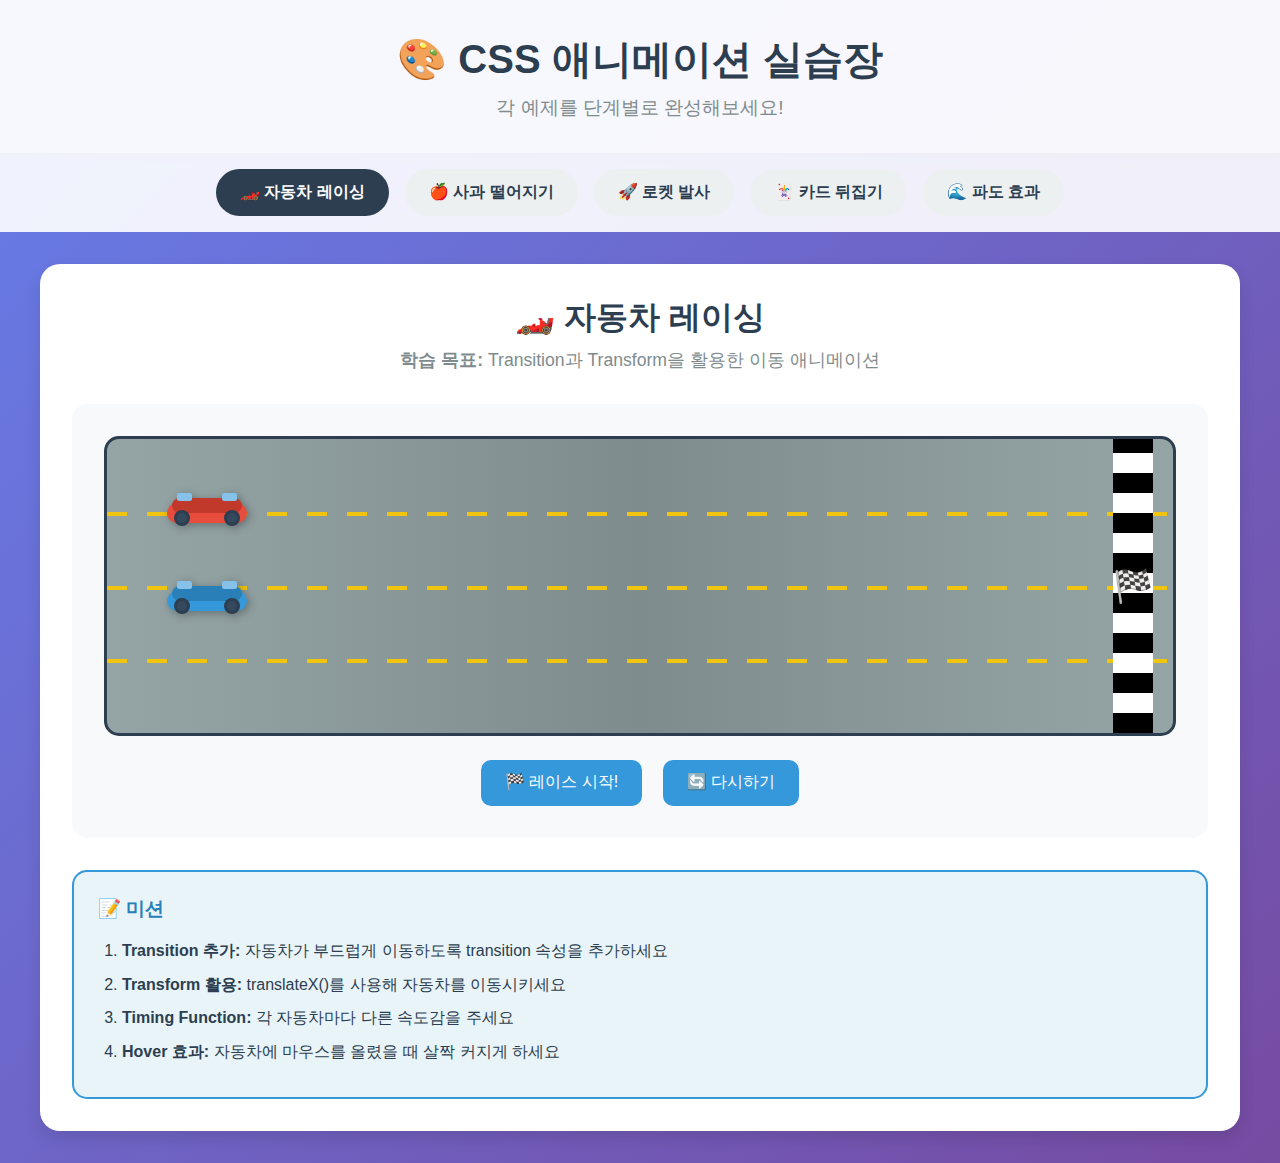
<file: CSS-Animation/index.html>
<!DOCTYPE html>
<html lang="ko">
<head>
    <meta charset="UTF-8">
    <meta name="viewport" content="width=device-width, initial-scale=1.0">
    <title>CSS 애니메이션 실습 교재</title>
    <link rel="stylesheet" href="style.css">
</head>
<body>
    <header class="header">
        <h1>🎨 CSS 애니메이션 실습장</h1>
        <p>각 예제를 단계별로 완성해보세요!</p>
    </header>

    <nav class="nav">
        <button class="nav-btn active" data-section="racing">🏎️ 자동차 레이싱</button>
        <button class="nav-btn" data-section="apple">🍎 사과 떨어지기</button>
        <button class="nav-btn" data-section="rocket">🚀 로켓 발사</button>
        <button class="nav-btn" data-section="cards">🃏 카드 뒤집기</button>
        <button class="nav-btn" data-section="waves">🌊 파도 효과</button>
    </nav>

    <!-- 예제 1: 자동차 레이싱 (Transition & Transform) -->
    <section id="racing" class="practice-section active">
        <div class="section-header">
            <h2>🏎️ 자동차 레이싱</h2>
            <p><strong>학습 목표:</strong> Transition과 Transform을 활용한 이동 애니메이션</p>
        </div>
        
        <div class="practice-area">
            <div class="racing-track">
                <div class="racing-line"></div>
                <div class="racing-line"></div>
                <div class="racing-line"></div>
                
                <div class="car red-car" id="redCar">
                    <svg class="car-sprite" viewBox="0 0 100 50">
                        <!-- 자동차 SVG는 별도 파일에서 정의 -->
                        <use href="#red-car-sprite"></use>
                    </svg>
                </div>
                
                <div class="car blue-car" id="blueCar">
                    <svg class="car-sprite" viewBox="0 0 100 50">
                        <use href="#blue-car-sprite"></use>
                    </svg>
                </div>
                
                <div class="finish-line">🏁</div>
            </div>
            
            <div class="controls">
                <button class="race-btn" onclick="startRace()">🏁 레이스 시작!</button>
                <button class="race-btn" onclick="resetRace()">🔄 다시하기</button>
            </div>
        </div>
        
        <div class="mission-box">
            <h3>📝 미션</h3>
            <ol>
                <li><strong>Transition 추가:</strong> 자동차가 부드럽게 이동하도록 transition 속성을 추가하세요</li>
                <li><strong>Transform 활용:</strong> translateX()를 사용해 자동차를 이동시키세요</li>
                <li><strong>Timing Function:</strong> 각 자동차마다 다른 속도감을 주세요</li>
                <li><strong>Hover 효과:</strong> 자동차에 마우스를 올렸을 때 살짝 커지게 하세요</li>
            </ol>
        </div>
    </section>

    <!-- 예제 2: 사과 떨어지기 (Keyframes & Timing Functions) -->
    <section id="apple" class="practice-section">
        <div class="section-header">
            <h2>🍎 사과 떨어지기</h2>
            <p><strong>학습 목표:</strong> Keyframes와 Timing Functions로 자연스러운 물리 시뮬레이션</p>
        </div>
        
        <div class="practice-area">
            <div class="apple-scene">
                <div class="tree">
                    <svg class="tree-sprite" viewBox="0 0 200 300">
                        <use href="#tree-sprite"></use>
                    </svg>
                </div>
                
                <div class="apple" id="fallingApple">
                    <svg class="apple-sprite" viewBox="0 0 50 50">
                        <use href="#apple-sprite"></use>
                    </svg>
                </div>
                
                <div class="ground"></div>
                <div class="basket" id="basket">
                    <svg class="basket-sprite" viewBox="0 0 80 60">
                        <use href="#basket-sprite"></use>
                    </svg>
                </div>
            </div>
            
            <div class="controls">
                <button class="apple-btn" onclick="dropApple()">🍎 사과 떨어뜨리기</button>
                <button class="apple-btn" onclick="moveBasket('left')">⬅️ 바구니 왼쪽</button>
                <button class="apple-btn" onclick="moveBasket('right')">➡️ 바구니 오른쪽</button>
            </div>
        </div>
        
        <div class="mission-box">
            <h3>📝 미션</h3>
            <ol>
                <li><strong>낙하 애니메이션:</strong> @keyframes로 사과가 떨어지는 애니메이션 만들기</li>
                <li><strong>자연스러운 움직임:</strong> ease-in 타이밍으로 중력 효과 표현</li>
                <li><strong>바운스 효과:</strong> 땅에 닿았을 때 살짝 튀어오르게 하기</li>
                <li><strong>바구니 이동:</strong> transition으로 바구니 부드럽게 이동</li>
            </ol>
        </div>
    </section>

    <!-- 예제 3: 로켓 발사 (@starting-style & Complex Animation) -->
    <section id="rocket" class="practice-section">
        <div class="section-header">
            <h2>🚀 로켓 발사</h2>
            <p><strong>학습 목표:</strong> @starting-style과 복합 애니메이션으로 드라마틱한 효과</p>
        </div>
        
        <div class="practice-area">
            <div class="rocket-scene">
                <div class="stars">
                    <div class="star" style="top: 10%; left: 20%;"></div>
                    <div class="star" style="top: 20%; left: 80%;"></div>
                    <div class="star" style="top: 30%; left: 10%;"></div>
                    <div class="star" style="top: 40%; left: 90%;"></div>
                    <div class="star" style="top: 60%; left: 30%;"></div>
                    <div class="star" style="top: 70%; left: 70%;"></div>
                </div>
                
                <div class="rocket" id="rocket">
                    <svg class="rocket-sprite" viewBox="0 0 80 120">
                        <use href="#rocket-sprite"></use>
                    </svg>
                    <div class="fire" id="rocketFire"></div>
                </div>
                
                <div class="launch-pad">
                    <svg class="pad-sprite" viewBox="0 0 150 50">
                        <use href="#launch-pad-sprite"></use>
                    </svg>
                </div>
                
                <div class="clouds">
                    <div class="cloud cloud1"></div>
                    <div class="cloud cloud2"></div>
                    <div class="cloud cloud3"></div>
                </div>
            </div>
            
            <div class="controls">
                <button class="rocket-btn" onclick="launchRocket()">🚀 발사!</button>
                <button class="rocket-btn" onclick="resetRocket()">🔄 리셋</button>
            </div>
        </div>
        
        <div class="mission-box">
            <h3>📝 미션</h3>
            <ol>
                <li><strong>@starting-style:</strong> 로켓이 처음에 투명한 상태로 시작</li>
                <li><strong>발사 시퀀스:</strong> 불꽃 → 진동 → 상승 순서로 애니메이션</li>
                <li><strong>복합 변형:</strong> 상승하면서 회전과 크기 변화 동시 적용</li>
                <li><strong>배경 효과:</strong> 별과 구름도 함께 움직이게 하기</li>
            </ol>
        </div>
    </section>

    <!-- 예제 4: 카드 뒤집기 (3D Transform & allow-discrete) -->
    <section id="cards" class="practice-section">
        <div class="section-header">
            <h2>🃏 카드 뒤집기</h2>
            <p><strong>학습 목표:</strong> 3D Transform과 allow-discrete로 카드 게임 효과</p>
        </div>
        
        <div class="practice-area">
            <div class="card-game">
                <div class="card-container">
                    <div class="card" data-card="1">
                        <div class="card-front">
                            <svg viewBox="0 0 100 140">
                                <use href="#card-back-sprite"></use>
                            </svg>
                        </div>
                        <div class="card-back">
                            <svg viewBox="0 0 100 140">
                                <use href="#card-ace-sprite"></use>
                            </svg>
                        </div>
                    </div>
                    
                    <div class="card" data-card="2">
                        <div class="card-front">
                            <svg viewBox="0 0 100 140">
                                <use href="#card-back-sprite"></use>
                            </svg>
                        </div>
                        <div class="card-back">
                            <svg viewBox="0 0 100 140">
                                <use href="#card-king-sprite"></use>
                            </svg>
                        </div>
                    </div>
                    
                    <div class="card" data-card="3">
                        <div class="card-front">
                            <svg viewBox="0 0 100 140">
                                <use href="#card-back-sprite"></use>
                            </svg>
                        </div>
                        <div class="card-back">
                            <svg viewBox="0 0 100 140">
                                <use href="#card-queen-sprite"></use>
                            </svg>
                        </div>
                    </div>
                </div>
                
                <div class="score-board">
                    <h3>점수: <span id="score">0</span></h3>
                    <p>카드를 클릭해서 뒤집어보세요!</p>
                </div>
            </div>
            
            <div class="controls">
                <button class="card-btn" onclick="shuffleCards()">🔀 카드 섞기</button>
                <button class="card-btn" onclick="resetCards()">🔄 다시하기</button>
            </div>
        </div>
        
        <div class="mission-box">
            <h3>📝 미션</h3>
            <ol>
                <li><strong>3D 뒤집기:</strong> rotateY()를 사용해 카드 뒤집기 효과</li>
                <li><strong>양면 처리:</strong> 앞면과 뒷면이 자연스럽게 전환되도록</li>
                <li><strong>allow-discrete:</strong> 카드 배치 변경을 부드럽게</li>
                <li><strong>클릭 상호작용:</strong> 클릭 시 뒤집기 애니메이션 트리거</li>
            </ol>
        </div>
    </section>

    <!-- 예제 5: 파도 효과 (Infinite Keyframes) -->
    <section id="waves" class="practice-section">
        <div class="section-header">
            <h2>🌊 파도 효과</h2>
            <p><strong>학습 목표:</strong> 무한 반복 Keyframes로 자연스러운 파도 만들기</p>
        </div>
        
        <div class="practice-area">
            <div class="ocean-scene">
                <div class="sky">
                    <div class="sun"></div>
                    <div class="cloud cloud1"></div>
                    <div class="cloud cloud2"></div>
                </div>
                
                <div class="ocean">
                    <div class="wave wave1"></div>
                    <div class="wave wave2"></div>
                    <div class="wave wave3"></div>
                </div>
                
                <div class="boat" id="boat">
                    <svg class="boat-sprite" viewBox="0 0 120 80">
                        <use href="#boat-sprite"></use>
                    </svg>
                </div>
                
                <div class="fish-container">
                    <div class="fish fish1">🐠</div>
                    <div class="fish fish2">🐟</div>
                    <div class="fish fish3">🦈</div>
                </div>
            </div>
            
            <div class="controls">
                <button class="wave-btn" onclick="toggleWaves()">🌊 파도 토글</button>
                <button class="wave-btn" onclick="addFish()">🐠 물고기 추가</button>
            </div>
        </div>
        
        <div class="mission-box">
            <h3>📝 미션</h3>
            <ol>
                <li><strong>파도 애니메이션:</strong> 무한히 반복되는 파도 움직임</li>
                <li><strong>다층 효과:</strong> 여러 파도가 다른 속도로 움직이기</li>
                <li><strong>보트 움직임:</strong> 파도에 따라 위아래로 흔들리기</li>
                <li><strong>물고기 헤엄:</strong> 좌우로 왕복하는 물고기들</li>
            </ol>
        </div>
    </section>

    <!-- SVG 스프라이트 정의 -->
    <svg style="display: none;">
        <defs>
            <!-- 자동차 스프라이트들 -->
            <g id="red-car-sprite">
                <rect x="10" y="20" width="80" height="20" fill="#e74c3c" rx="10"/>
                <rect x="15" y="15" width="70" height="15" fill="#c0392b" rx="8"/>
                <circle cx="25" cy="35" r="8" fill="#2c3e50"/>
                <circle cx="75" cy="35" r="8" fill="#2c3e50"/>
                <circle cx="25" cy="35" r="5" fill="#34495e"/>
                <circle cx="75" cy="35" r="5" fill="#34495e"/>
                <rect x="20" y="10" width="15" height="8" fill="#85C1E9" rx="2"/>
                <rect x="65" y="10" width="15" height="8" fill="#85C1E9" rx="2"/>
            </g>
            
            <g id="blue-car-sprite">
                <rect x="10" y="20" width="80" height="20" fill="#3498db" rx="10"/>
                <rect x="15" y="15" width="70" height="15" fill="#2980b9" rx="8"/>
                <circle cx="25" cy="35" r="8" fill="#2c3e50"/>
                <circle cx="75" cy="35" r="8" fill="#2c3e50"/>
                <circle cx="25" cy="35" r="5" fill="#34495e"/>
                <circle cx="75" cy="35" r="5" fill="#34495e"/>
                <rect x="20" y="10" width="15" height="8" fill="#85C1E9" rx="2"/>
                <rect x="65" y="10" width="15" height="8" fill="#85C1E9" rx="2"/>
            </g>

            <!-- 🌳 나무 스프라이트 -->
            <g id="tree-sprite">
                <rect x="85" y="150" width="30" height="150" fill="#8B4513" rx="5"/>
                <circle cx="100" cy="120" r="45" fill="#228B22"/>
                <circle cx="80" cy="100" r="35" fill="#32CD32"/>
                <circle cx="120" cy="100" r="35" fill="#32CD32"/>
                <circle cx="70" cy="140" r="25" fill="#228B22"/>
                <circle cx="130" cy="140" r="25" fill="#228B22"/>
                <circle cx="100" cy="80" r="30" fill="#32CD32"/>
                <rect x="90" y="180" width="4" height="20" fill="#654321"/>
                <rect x="106" y="200" width="4" height="15" fill="#654321"/>
                <circle cx="85" cy="110" r="6" fill="#FF0000"/>
                <circle cx="115" cy="95" r="6" fill="#FF0000"/>
                <circle cx="75" cy="130" r="6" fill="#FF0000"/>
            </g>

            <!-- 🍎 사과 스프라이트 -->
            <g id="apple-sprite">
                <ellipse cx="25" cy="30" rx="18" ry="20" fill="#FF0000"/>
                <ellipse cx="20" cy="25" rx="6" ry="8" fill="#FF6666"/>
                <rect x="24" y="10" width="2" height="8" fill="#8B4513"/>
                <ellipse cx="28" cy="12" rx="4" ry="2" fill="#228B22" transform="rotate(30 28 12)"/>
            </g>

            <!-- 🧺 바구니 스프라이트 -->
            <g id="basket-sprite">
                <path d="M10 40 Q10 50 20 50 L60 50 Q70 50 70 40 L65 25 L15 25 Z" fill="#CD853F"/>
                <rect x="15" y="25" width="50" height="3" fill="#8B4513" rx="1"/>
                <rect x="10" y="47" width="60" height="3" fill="#8B4513" rx="1"/>
                <path d="M15 25 Q5 15 5 10 Q5 5 10 5 Q15 5 15 10" fill="none" stroke="#8B4513" stroke-width="3"/>
                <path d="M65 25 Q75 15 75 10 Q75 5 70 5 Q65 5 65 10" fill="none" stroke="#8B4513" stroke-width="3"/>
                <line x1="20" y1="25" x2="18" y2="45" stroke="#8B4513" stroke-width="1"/>
                <line x1="30" y1="25" x2="28" y2="45" stroke="#8B4513" stroke-width="1"/>
                <line x1="40" y1="25" x2="42" y2="45" stroke="#8B4513" stroke-width="1"/>
                <line x1="50" y1="25" x2="52" y2="45" stroke="#8B4513" stroke-width="1"/>
                <line x1="60" y1="25" x2="62" y2="45" stroke="#8B4513" stroke-width="1"/>
            </g>

            <!-- 🚀 로켓 스프라이트 -->
            <g id="rocket-sprite">
                <rect x="30" y="40" width="20" height="60" fill="#C0C0C0" rx="3"/>
                <path d="M30 40 Q40 20 50 40" fill="#FF0000"/>
                <circle cx="40" cy="55" r="8" fill="#87CEEB"/>
                <circle cx="40" cy="55" r="6" fill="#4169E1"/>
                <path d="M30 80 L20 95 L30 100 Z" fill="#FF4500"/>
                <path d="M50 80 L60 95 L50 100 Z" fill="#FF4500"/>
                <rect x="32" y="70" width="16" height="2" fill="#800080"/>
                <rect x="32" y="75" width="16" height="2" fill="#800080"/>
                <rect x="32" y="85" width="16" height="2" fill="#800080"/>
                <rect x="32" y="100" width="6" height="8" fill="#696969" rx="1"/>
                <rect x="42" y="100" width="6" height="8" fill="#696969" rx="1"/>
            </g>

            <!-- 🛸 발사대 스프라이트 -->
            <g id="launch-pad-sprite">
                <rect x="10" y="30" width="130" height="20" fill="#708090" rx="5"/>
                <rect x="20" y="20" width="8" height="30" fill="#2F4F4F"/>
                <rect x="40" y="15" width="8" height="35" fill="#2F4F4F"/>
                <rect x="102" y="15" width="8" height="35" fill="#2F4F4F"/>
                <rect x="122" y="20" width="8" height="30" fill="#2F4F4F"/>
                <rect x="60" y="25" width="30" height="25" fill="#A9A9A9" rx="3"/>
                <circle cx="25" cy="15" r="3" fill="#FF0000"/>
                <circle cx="35" cy="15" r="3" fill="#FFA500"/>
                <circle cx="115" cy="15" r="3" fill="#00FF00"/>
                <circle cx="125" cy="15" r="3" fill="#0000FF"/>
            </g>

            <!-- 🃏 카드 뒷면 스프라이트 -->
            <g id="card-back-sprite">
                <rect x="5" y="5" width="90" height="130" fill="#000080" rx="10"/>
                <rect x="10" y="10" width="80" height="120" fill="#4169E1" rx="8"/>
                <pattern id="cardPattern" x="0" y="0" width="20" height="20" patternUnits="userSpaceOnUse">
                    <rect width="20" height="20" fill="#4169E1"/>
                    <circle cx="10" cy="10" r="3" fill="#FFD700"/>
                </pattern>
                <rect x="15" y="15" width="70" height="110" fill="url(#cardPattern)" rx="5"/>
            </g>

            <!-- 🃏 에이스 카드 스프라이트 -->
            <g id="card-ace-sprite">
                <rect x="5" y="5" width="90" height="130" fill="#FFFFFF" rx="10"/>
                <rect x="8" y="8" width="84" height="124" fill="#FFFFFF" rx="8" stroke="#000000" stroke-width="2"/>
                <text x="20" y="30" font-family="serif" font-size="20" font-weight="bold" fill="#FF0000">A</text>
                <text x="70" y="125" font-family="serif" font-size="20" font-weight="bold" fill="#FF0000" transform="rotate(180 70 125)">A</text>
                <path d="M50 60 C45 50, 35 50, 35 60 C35 50, 25 50, 25 60 C25 70, 50 90, 50 90 C50 90, 75 70, 75 60 C75 50, 65 50, 65 60 C65 50, 55 50, 50 60 Z" fill="#FF0000"/>
            </g>

            <!-- 🃏 킹 카드 스프라이트 -->
            <g id="card-king-sprite">
                <rect x="5" y="5" width="90" height="130" fill="#FFFFFF" rx="10"/>
                <rect x="8" y="8" width="84" height="124" fill="#FFFFFF" rx="8" stroke="#000000" stroke-width="2"/>
                <text x="20" y="30" font-family="serif" font-size="20" font-weight="bold" fill="#000000">K</text>
                <text x="70" y="125" font-family="serif" font-size="20" font-weight="bold" fill="#000000" transform="rotate(180 70 125)">K</text>
                <circle cx="50" cy="70" r="20" fill="#FFE4B5"/>
                <rect x="45" y="65" width="10" height="15" fill="#FFD700"/>
                <circle cx="45" cy="65" r="2" fill="#000000"/>
                <circle cx="55" cy="65" r="2" fill="#000000"/>
                <path d="M45 75 Q50 80 55 75" fill="none" stroke="#000000" stroke-width="2"/>
                <path d="M35 50 L40 40 L45 45 L50 35 L55 45 L60 40 L65 50 Z" fill="#FFD700"/>
            </g>

            <!-- 🃏 퀸 카드 스프라이트 -->
            <g id="card-queen-sprite">
                <rect x="5" y="5" width="90" height="130" fill="#FFFFFF" rx="10"/>
                <rect x="8" y="8" width="84" height="124" fill="#FFFFFF" rx="8" stroke="#000000" stroke-width="2"/>
                <text x="20" y="30" font-family="serif" font-size="20" font-weight="bold" fill="#FF0000">Q</text>
                <text x="70" y="125" font-family="serif" font-size="20" font-weight="bold" fill="#FF0000" transform="rotate(180 70 125)">Q</text>
                <circle cx="50" cy="70" r="18" fill="#FFE4B5"/>
                <circle cx="45" cy="65" r="2" fill="#000000"/>
                <circle cx="55" cy="65" r="2" fill="#000000"/>
                <path d="M45 75 Q50 78 55 75" fill="none" stroke="#FF0000" stroke-width="2"/>
                <path d="M38 52 L42 45 L46 48 L50 42 L54 48 L58 45 L62 52 L50 58 Z" fill="#FF69B4"/>
                <circle cx="50" cy="45" r="3" fill="#FF1493"/>
            </g>

            <!-- ⛵ 보트 스프라이트 -->
            <g id="boat-sprite">
                <path d="M20 50 Q20 65 30 70 L90 70 Q100 65 100 50 L95 40 L25 40 Z" fill="#8B4513"/>
                <path d="M20 50 Q20 65 30 70 L90 70 Q100 65 100 50" fill="none" stroke="#654321" stroke-width="2"/>
                <rect x="58" y="10" width="4" height="40" fill="#8B4513"/>
                <path d="M35 15 Q60 10 60 25 Q60 40 35 35 Z" fill="#FFFFFF"/>
                <line x1="45" y1="15" x2="42" y2="35" stroke="#FF0000" stroke-width="1"/>
                <line x1="50" y1="15" x2="47" y2="35" stroke="#FF0000" stroke-width="1"/>
                <line x1="55" y1="15" x2="52" y2="35" stroke="#FF0000" stroke-width="1"/>
                <rect x="62" y="10" width="15" height="8" fill="#FF0000"/>
                <polygon points="77,10 77,14 82,12" fill="#FF0000"/>
                <circle cx="40" cy="55" r="3" fill="#FFD700"/>
                <circle cx="80" cy="55" r="3" fill="#FFD700"/>
                <rect x="30" y="60" width="40" height="2" fill="#654321"/>
            </g>
        </defs>
    </svg>
    <svg xmlns="http://www.w3.org/2000/svg" style="display: none;">
    <defs>
        <!-- 🌳 나무 스프라이트 -->
        <g id="tree-sprite">
        <!-- 나무 줄기 -->
        <rect x="85" y="150" width="30" height="150" fill="#8B4513" rx="5"/>
        <!-- 나뭇잎 (여러 원으로 구성) -->
        <circle cx="100" cy="120" r="45" fill="#228B22"/>
        <circle cx="80" cy="100" r="35" fill="#32CD32"/>
        <circle cx="120" cy="100" r="35" fill="#32CD32"/>
        <circle cx="70" cy="140" r="25" fill="#228B22"/>
        <circle cx="130" cy="140" r="25" fill="#228B22"/>
        <circle cx="100" cy="80" r="30" fill="#32CD32"/>
        <!-- 나무 텍스처 -->
        <rect x="90" y="180" width="4" height="20" fill="#654321"/>
        <rect x="106" y="200" width="4" height="15" fill="#654321"/>
        <!-- 사과들 -->
        <circle cx="85" cy="110" r="6" fill="#FF0000"/>
        <circle cx="115" cy="95" r="6" fill="#FF0000"/>
        <circle cx="75" cy="130" r="6" fill="#FF0000"/>
        </g>

        <!-- 🍎 사과 스프라이트 -->
        <g id="apple-sprite">
        <!-- 사과 몸통 -->
        <ellipse cx="25" cy="30" rx="18" ry="20" fill="#FF0000"/>
        <!-- 사과 하이라이트 -->
        <ellipse cx="20" cy="25" rx="6" ry="8" fill="#FF6666"/>
        <!-- 사과 꼭지 -->
        <rect x="24" y="10" width="2" height="8" fill="#8B4513"/>
        <!-- 잎사귀 -->
        <ellipse cx="28" cy="12" rx="4" ry="2" fill="#228B22" transform="rotate(30 28 12)"/>
        </g>

        <!-- 🧺 바구니 스프라이트 -->
        <g id="basket-sprite">
        <!-- 바구니 몸통 -->
        <path d="M10 40 Q10 50 20 50 L60 50 Q70 50 70 40 L65 25 L15 25 Z" fill="#CD853F"/>
        <!-- 바구니 테두리 -->
        <rect x="15" y="25" width="50" height="3" fill="#8B4513" rx="1"/>
        <rect x="10" y="47" width="60" height="3" fill="#8B4513" rx="1"/>
        <!-- 바구니 손잡이 -->
        <path d="M15 25 Q5 15 5 10 Q5 5 10 5 Q15 5 15 10" fill="none" stroke="#8B4513" stroke-width="3"/>
        <path d="M65 25 Q75 15 75 10 Q75 5 70 5 Q65 5 65 10" fill="none" stroke="#8B4513" stroke-width="3"/>
        <!-- 바구니 무늬 -->
        <line x1="20" y1="25" x2="18" y2="45" stroke="#8B4513" stroke-width="1"/>
        <line x1="30" y1="25" x2="28" y2="45" stroke="#8B4513" stroke-width="1"/>
        <line x1="40" y1="25" x2="42" y2="45" stroke="#8B4513" stroke-width="1"/>
        <line x1="50" y1="25" x2="52" y2="45" stroke="#8B4513" stroke-width="1"/>
        <line x1="60" y1="25" x2="62" y2="45" stroke="#8B4513" stroke-width="1"/>
        </g>

        <!-- 🚀 로켓 스프라이트 -->
        <g id="rocket-sprite">
        <!-- 로켓 몸통 -->
        <rect x="30" y="40" width="20" height="60" fill="#C0C0C0" rx="3"/>
        <!-- 로켓 머리 -->
        <path d="M30 40 Q40 20 50 40" fill="#FF0000"/>
        <!-- 로켓 창문 -->
        <circle cx="40" cy="55" r="8" fill="#87CEEB"/>
        <circle cx="40" cy="55" r="6" fill="#4169E1"/>
        <!-- 로켓 날개 -->
        <path d="M30 80 L20 95 L30 100 Z" fill="#FF4500"/>
        <path d="M50 80 L60 95 L50 100 Z" fill="#FF4500"/>
        <!-- 로켓 세부사항 -->
        <rect x="32" y="70" width="16" height="2" fill="#800080"/>
        <rect x="32" y="75" width="16" height="2" fill="#800080"/>
        <rect x="32" y="85" width="16" height="2" fill="#800080"/>
        <!-- 로켓 부스터 -->
        <rect x="32" y="100" width="6" height="8" fill="#696969" rx="1"/>
        <rect x="42" y="100" width="6" height="8" fill="#696969" rx="1"/>
        </g>

        <!-- 🛸 발사대 스프라이트 -->
        <g id="launch-pad-sprite">
        <!-- 발사대 기본 구조 -->
        <rect x="10" y="30" width="130" height="20" fill="#708090" rx="5"/>
        <!-- 발사대 지지대 -->
        <rect x="20" y="20" width="8" height="30" fill="#2F4F4F"/>
        <rect x="40" y="15" width="8" height="35" fill="#2F4F4F"/>
        <rect x="102" y="15" width="8" height="35" fill="#2F4F4F"/>
        <rect x="122" y="20" width="8" height="30" fill="#2F4F4F"/>
        <!-- 발사대 중앙 플랫폼 -->
        <rect x="60" y="25" width="30" height="25" fill="#A9A9A9" rx="3"/>
        <!-- 발사대 표시등 -->
        <circle cx="25" cy="15" r="3" fill="#FF0000"/>
        <circle cx="35" cy="15" r="3" fill="#FFA500"/>
        <circle cx="115" cy="15" r="3" fill="#00FF00"/>
        <circle cx="125" cy="15" r="3" fill="#0000FF"/>
        </g>

        <!-- 🃏 카드 뒷면 스프라이트 -->
        <g id="card-back-sprite">
        <rect x="5" y="5" width="90" height="130" fill="#000080" rx="10"/>
        <rect x="10" y="10" width="80" height="120" fill="#4169E1" rx="8"/>
        <!-- 패턴 -->
        <pattern id="cardPattern" x="0" y="0" width="20" height="20" patternUnits="userSpaceOnUse">
            <rect width="20" height="20" fill="#4169E1"/>
            <circle cx="10" cy="10" r="3" fill="#FFD700"/>
        </pattern>
        <rect x="15" y="15" width="70" height="110" fill="url(#cardPattern)" rx="5"/>
        </g>

        <!-- 🃏 에이스 카드 스프라이트 -->
        <g id="card-ace-sprite">
        <rect x="5" y="5" width="90" height="130" fill="#FFFFFF" rx="10"/>
        <rect x="8" y="8" width="84" height="124" fill="#FFFFFF" rx="8" stroke="#000000" stroke-width="2"/>
        <!-- 에이스 A -->
        <text x="20" y="30" font-family="serif" font-size="20" font-weight="bold" fill="#FF0000">A</text>
        <text x="70" y="125" font-family="serif" font-size="20" font-weight="bold" fill="#FF0000" transform="rotate(180 70 125)">A</text>
        <!-- 하트 중앙 -->
        <path d="M50 60 C45 50, 35 50, 35 60 C35 50, 25 50, 25 60 C25 70, 50 90, 50 90 C50 90, 75 70, 75 60 C75 50, 65 50, 65 60 C65 50, 55 50, 50 60 Z" fill="#FF0000"/>
        </g>

        <!-- 🃏 킹 카드 스프라이트 -->
        <g id="card-king-sprite">
        <rect x="5" y="5" width="90" height="130" fill="#FFFFFF" rx="10"/>
        <rect x="8" y="8" width="84" height="124" fill="#FFFFFF" rx="8" stroke="#000000" stroke-width="2"/>
        <!-- 킹 K -->
        <text x="20" y="30" font-family="serif" font-size="20" font-weight="bold" fill="#000000">K</text>
        <text x="70" y="125" font-family="serif" font-size="20" font-weight="bold" fill="#000000" transform="rotate(180 70 125)">K</text>
        <!-- 킹 얼굴 -->
        <circle cx="50" cy="70" r="20" fill="#FFE4B5"/>
        <rect x="45" y="65" width="10" height="15" fill="#FFD700"/>
        <circle cx="45" cy="65" r="2" fill="#000000"/>
        <circle cx="55" cy="65" r="2" fill="#000000"/>
        <path d="M45 75 Q50 80 55 75" fill="none" stroke="#000000" stroke-width="2"/>
        <!-- 왕관 -->
        <path d="M35 50 L40 40 L45 45 L50 35 L55 45 L60 40 L65 50 Z" fill="#FFD700"/>
        </g>

        <!-- 🃏 퀸 카드 스프라이트 -->
        <g id="card-queen-sprite">
        <rect x="5" y="5" width="90" height="130" fill="#FFFFFF" rx="10"/>
        <rect x="8" y="8" width="84" height="124" fill="#FFFFFF" rx="8" stroke="#000000" stroke-width="2"/>
        <!-- 퀸 Q -->
        <text x="20" y="30" font-family="serif" font-size="20" font-weight="bold" fill="#FF0000">Q</text>
        <text x="70" y="125" font-family="serif" font-size="20" font-weight="bold" fill="#FF0000" transform="rotate(180 70 125)">Q</text>
        <!-- 퀸 얼굴 -->
        <circle cx="50" cy="70" r="18" fill="#FFE4B5"/>
        <circle cx="45" cy="65" r="2" fill="#000000"/>
        <circle cx="55" cy="65" r="2" fill="#000000"/>
        <path d="M45 75 Q50 78 55 75" fill="none" stroke="#FF0000" stroke-width="2"/>
        <!-- 왕관 -->
        <path d="M38 52 L42 45 L46 48 L50 42 L54 48 L58 45 L62 52 L50 58 Z" fill="#FF69B4"/>
        <circle cx="50" cy="45" r="3" fill="#FF1493"/>
        </g>

        <!-- ⛵ 보트 스프라이트 -->
        <g id="boat-sprite">
        <!-- 보트 몸통 -->
        <path d="M20 50 Q20 65 30 70 L90 70 Q100 65 100 50 L95 40 L25 40 Z" fill="#8B4513"/>
        <!-- 보트 테두리 -->
        <path d="M20 50 Q20 65 30 70 L90 70 Q100 65 100 50" fill="none" stroke="#654321" stroke-width="2"/>
        <!-- 돛대 -->
        <rect x="58" y="10" width="4" height="40" fill="#8B4513"/>
        <!-- 돛 -->
        <path d="M35 15 Q60 10 60 25 Q60 40 35 35 Z" fill="#FFFFFF"/>
        <!-- 돛 줄무늬 -->
        <line x1="45" y1="15" x2="42" y2="35" stroke="#FF0000" stroke-width="1"/>
        <line x1="50" y1="15" x2="47" y2="35" stroke="#FF0000" stroke-width="1"/>
        <line x1="55" y1="15" x2="52" y2="35" stroke="#FF0000" stroke-width="1"/>
        <!-- 깃발 -->
        <rect x="62" y="10" width="15" height="8" fill="#FF0000"/>
        <polygon points="77,10 77,14 82,12" fill="#FF0000"/>
        <!-- 보트 세부사항 -->
        <circle cx="40" cy="55" r="3" fill="#FFD700"/>
        <circle cx="80" cy="55" r="3" fill="#FFD700"/>
        <rect x="30" y="60" width="40" height="2" fill="#654321"/>
        </g>
    </defs>
    </svg>

    <script src="script.js"></script>
</body>
</html>
</file>
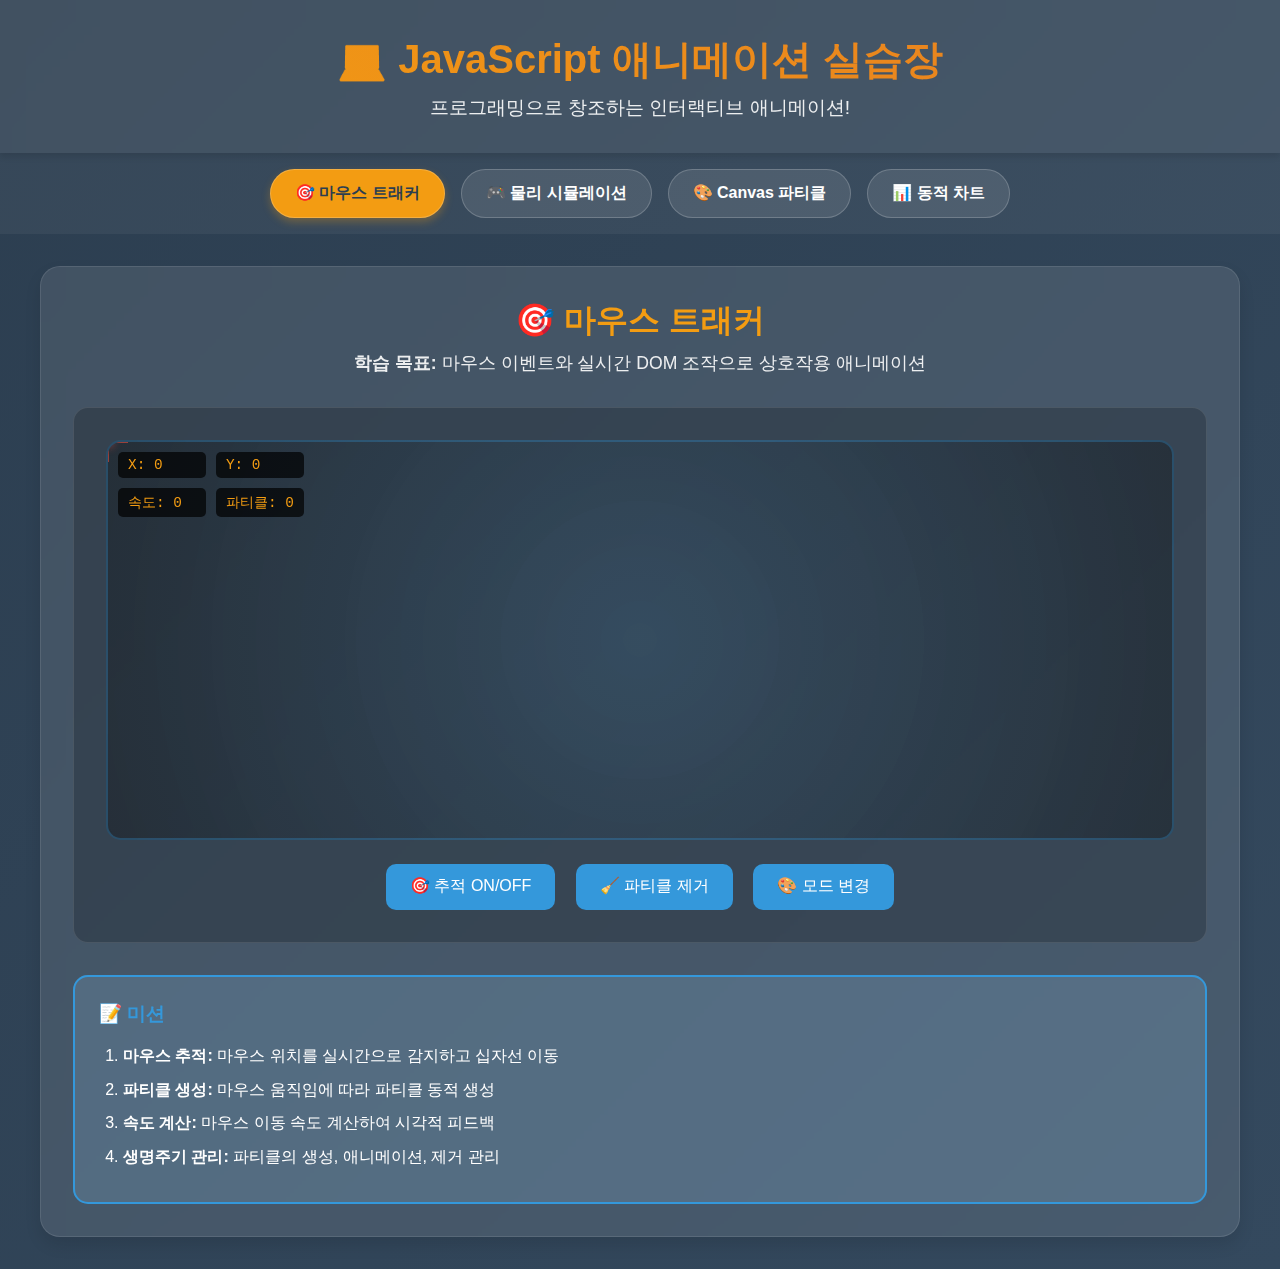
<file: JS-Animation/index.html>
<!DOCTYPE html>
<html lang="ko">
<head>
    <meta charset="UTF-8">
    <meta name="viewport" content="width=device-width, initial-scale=1.0">
    <title>JavaScript 애니메이션 실습 교재</title>
    <link rel="stylesheet" href="style.css">
</head>
<body>
    <header class="header">
        <h1>💻 JavaScript 애니메이션 실습장</h1>
        <p>프로그래밍으로 창조하는 인터랙티브 애니메이션!</p>
    </header>

    <nav class="nav">
        <button class="nav-btn active" data-section="mouse-tracker">🎯 마우스 트래커</button>
        <button class="nav-btn" data-section="physics">🎮 물리 시뮬레이션</button>
        <button class="nav-btn" data-section="canvas">🎨 Canvas 파티클</button>
        <button class="nav-btn" data-section="chart">📊 동적 차트</button>
    </nav>

    <!-- 예제 1: 마우스 트래커 (실시간 상호작용) -->
    <section id="mouse-tracker" class="practice-section active">
        <div class="section-header">
            <h2>🎯 마우스 트래커</h2>
            <p><strong>학습 목표:</strong> 마우스 이벤트와 실시간 DOM 조작으로 상호작용 애니메이션</p>
        </div>
        
        <div class="practice-area">
            <div class="mouse-tracker-area" id="trackerArea">
                <div class="crosshair" id="crosshair">
                    <div class="crosshair-dot"></div>
                    <div class="crosshair-line crosshair-horizontal"></div>
                    <div class="crosshair-line crosshair-vertical"></div>
                </div>
                
                <div class="particle-container" id="particleContainer"></div>
                
                <div class="stats">
                    <div class="stat-item">
                        <span>X: </span><span id="mouseX">0</span>
                    </div>
                    <div class="stat-item">
                        <span>Y: </span><span id="mouseY">0</span>
                    </div>
                    <div class="stat-item">
                        <span>속도: </span><span id="mouseSpeed">0</span>
                    </div>
                    <div class="stat-item">
                        <span>파티클: </span><span id="particleCount">0</span>
                    </div>
                </div>
            </div>
            
            <div class="controls">
                <button class="control-btn" onclick="toggleTracking()">🎯 추적 ON/OFF</button>
                <button class="control-btn" onclick="clearParticles()">🧹 파티클 제거</button>
                <button class="control-btn" onclick="changeMode()">🎨 모드 변경</button>
            </div>
        </div>
        
        <div class="mission-box">
            <h3>📝 미션</h3>
            <ol>
                <li><strong>마우스 추적:</strong> 마우스 위치를 실시간으로 감지하고 십자선 이동</li>
                <li><strong>파티클 생성:</strong> 마우스 움직임에 따라 파티클 동적 생성</li>
                <li><strong>속도 계산:</strong> 마우스 이동 속도 계산하여 시각적 피드백</li>
                <li><strong>생명주기 관리:</strong> 파티클의 생성, 애니메이션, 제거 관리</li>
            </ol>
        </div>
    </section>

    <!-- 예제 2: 물리 시뮬레이션 (중력, 충돌) -->
    <section id="physics" class="practice-section">
        <div class="section-header">
            <h2>🎮 물리 시뮬레이션</h2>
            <p><strong>학습 목표:</strong> 중력, 충돌 감지, 속도 계산으로 물리 기반 애니메이션</p>
        </div>
        
        <div class="practice-area">
            <div class="physics-world" id="physicsWorld">
                <div class="ball" id="ball1" data-ball="1">🔴</div>
                <div class="ball" id="ball2" data-ball="2">🔵</div>
                <div class="ball" id="ball3" data-ball="3">🟢</div>
                
                <div class="platform platform1"></div>
                <div class="platform platform2"></div>
                <div class="platform platform3"></div>
                
                <div class="physics-stats">
                    <div class="gravity-indicator">
                        <span>중력: </span>
                        <div class="gravity-bar">
                            <div class="gravity-fill" id="gravityFill"></div>
                        </div>
                    </div>
                </div>
            </div>
            
            <div class="controls">
                <button class="control-btn" onclick="dropBalls()">🎾 공 떨어뜨리기</button>
                <button class="control-btn" onclick="resetBalls()">🔄 위치 리셋</button>
                <button class="control-btn" onclick="changeGravity()">⚖️ 중력 변경</button>
                <button class="control-btn" onclick="addBall()">➕ 공 추가</button>
            </div>
        </div>
        
        <div class="mission-box">
            <h3>📝 미션</h3>
            <ol>
                <li><strong>중력 구현:</strong> 시간에 따른 가속도와 속도 계산</li>
                <li><strong>충돌 감지:</strong> 공과 플랫폼, 벽면과의 충돌 처리</li>
                <li><strong>반사 구현:</strong> 충돌 시 반대 방향으로 속도 변경</li>
                <li><strong>에너지 감쇠:</strong> 현실적인 바운스를 위한 에너지 손실</li>
            </ol>
        </div>
    </section>

    <!-- 예제 3: Canvas 파티클 시스템 -->
    <section id="canvas" class="practice-section">
        <div class="section-header">
            <h2>🎨 Canvas 파티클</h2>
            <p><strong>학습 목표:</strong> Canvas 2D API로 고성능 파티클 시스템 구현</p>
        </div>
        
        <div class="practice-area">
            <div class="canvas-container">
                <canvas id="particleCanvas" width="800" height="500"></canvas>
                <div class="canvas-overlay">
                    <div class="fps-counter">FPS: <span id="fpsDisplay">60</span></div>
                    <div class="particle-counter">Particles: <span id="canvasParticleCount">0</span></div>
                </div>
            </div>
            
            <div class="controls">
                <button class="control-btn" onclick="startFireworks()">🎆 불꽃놀이</button>
                <button class="control-btn" onclick="startRain()">🌧️ 비 효과</button>
                <button class="control-btn" onclick="startSpiral()">🌀 나선 효과</button>
                <button class="control-btn" onclick="clearCanvas()">🧹 캔버스 클리어</button>
            </div>
        </div>
        
        <div class="mission-box">
            <h3>📝 미션</h3>
            <ol>
                <li><strong>Canvas 초기화:</strong> 2D 컨텍스트 생성과 애니메이션 루프 설정</li>
                <li><strong>파티클 클래스:</strong> 위치, 속도, 생명주기를 가진 파티클 객체</li>
                <li><strong>렌더링 최적화:</strong> requestAnimationFrame과 더블 버퍼링</li>
                <li><strong>다양한 효과:</strong> 불꽃, 비, 나선 등 다른 파티클 패턴</li>
            </ol>
        </div>
    </section>

    <!-- 예제 4: 동적 차트 애니메이션 -->
    <section id="chart" class="practice-section">
        <div class="section-header">
            <h2>📊 동적 차트</h2>
            <p><strong>학습 목표:</strong> 데이터 기반 실시간 차트 애니메이션과 상호작용</p>
        </div>
        
        <div class="practice-area">
            <div class="chart-container">
                <div class="chart-header">
                    <h3>실시간 데이터 차트</h3>
                    <div class="chart-controls">
                        <select id="chartType">
                            <option value="bar">막대 차트</option>
                            <option value="line">선 차트</option>
                            <option value="pie">원형 차트</option>
                        </select>
                    </div>
                </div>
                
                <div class="chart-area" id="chartArea">
                    <svg id="chartSvg" width="700" height="400">
                        <defs>
                            <linearGradient id="barGradient" x1="0%" y1="0%" x2="0%" y2="100%">
                                <stop offset="0%" style="stop-color:#3498db;stop-opacity:1" />
                                <stop offset="100%" style="stop-color:#2980b9;stop-opacity:1" />
                            </linearGradient>
                        </defs>
                    </svg>
                </div>
                
                <div class="chart-legend" id="chartLegend">
                    <!-- 범례가 동적으로 생성됩니다 -->
                </div>
            </div>
            
            <div class="controls">
                <button class="control-btn" onclick="generateData()">📈 새 데이터</button>
                <button class="control-btn" onclick="animateChart()">🎬 차트 애니메이션</button>
                <button class="control-btn" onclick="addDataPoint()">➕ 데이터 추가</button>
                <button class="control-btn" onclick="startRealtime()">⏱️ 실시간 모드</button>
            </div>
        </div>
        
        <div class="mission-box">
            <h3>📝 미션</h3>
            <ol>
                <li><strong>SVG 차트:</strong> SVG 요소로 막대, 선, 원형 차트 생성</li>
                <li><strong>데이터 바인딩:</strong> JavaScript 데이터를 시각적 요소로 변환</li>
                <li><strong>애니메이션 전환:</strong> 데이터 변경 시 부드러운 전환 효과</li>
                <li><strong>실시간 업데이트:</strong> 타이머를 활용한 실시간 데이터 스트림</li>
            </ol>
        </div>
    </section>

    <!-- SVG 스프라이트 정의 -->
    <svg style="display: none;">
        <defs>
            <!-- 파티클 모양들 -->
            <g id="star-particle">
                <polygon points="12,2 15,8 22,8 17,13 19,20 12,16 5,20 7,13 2,8 9,8" fill="#FFD700"/>
            </g>
            
            <g id="circle-particle">
                <circle cx="12" cy="12" r="8" fill="#3498db"/>
            </g>
            
            <g id="heart-particle">
                <path d="M12,21.35l-1.45-1.32C5.4,15.36,2,12.28,2,8.5 2,5.42,4.42,3,7.5,3c1.74,0,3.41,0.81,4.5,2.09C13.09,3.81,14.76,3,16.5,3 C19.58,3,22,5.42,22,8.5c0,3.78-3.4,6.86-8.55,11.54L12,21.35z" fill="#e74c3c"/>
            </g>
        </defs>
    </svg>

    <script src="script.js"></script>
</body>
</html>
</file>
<file: CSS-Animation/style.css>
/* CSS 애니메이션 실습 - 완성본 */

/* 기본 설정 */
* {
    margin: 0;
    padding: 0;
    box-sizing: border-box;
}

body {
    font-family: 'Segoe UI', Tahoma, Geneva, Verdana, sans-serif;
    background: linear-gradient(135deg, #667eea 0%, #764ba2 100%);
    min-height: 100vh;
    color: #2c3e50;
}

/* 헤더 */
.header {
    text-align: center;
    padding: 2rem;
    background: rgba(255, 255, 255, 0.95);
    box-shadow: 0 4px 6px rgba(0, 0, 0, 0.1);
}

.header h1 {
    font-size: 2.5rem;
    margin-bottom: 0.5rem;
    color: #2c3e50;
}

.header p {
    font-size: 1.2rem;
    color: #7f8c8d;
}

/* 네비게이션 */
.nav {
    display: flex;
    justify-content: center;
    padding: 1rem;
    background: rgba(255, 255, 255, 0.9);
    gap: 1rem;
    flex-wrap: wrap;
}

.nav-btn {
    padding: 0.8rem 1.5rem;
    border: none;
    border-radius: 25px;
    background: #ecf0f1;
    color: #2c3e50;
    font-size: 1rem;
    font-weight: 600;
    cursor: pointer;
    transition: all 0.3s ease;
}

.nav-btn:hover {
    background: #3498db;
    color: white;
    transform: translateY(-2px);
    box-shadow: 0 4px 8px rgba(0, 0, 0, 0.2);
}

.nav-btn.active {
    background: #2c3e50;
    color: white;
}

/* 섹션 공통 */
.practice-section {
    display: none;
    max-width: 1200px;
    margin: 2rem auto;
    background: white;
    border-radius: 20px;
    padding: 2rem;
    box-shadow: 0 8px 16px rgba(0, 0, 0, 0.1);
}

.practice-section.active {
    display: block;
}

.section-header {
    text-align: center;
    margin-bottom: 2rem;
}

.section-header h2 {
    font-size: 2rem;
    margin-bottom: 0.5rem;
}

.section-header p {
    font-size: 1.1rem;
    color: #7f8c8d;
}

.practice-area {
    background: #f8f9fa;
    border-radius: 15px;
    padding: 2rem;
    margin-bottom: 2rem;
}

.controls {
    text-align: center;
    margin-top: 1.5rem;
}

.controls button {
    margin: 0 0.5rem;
    padding: 0.8rem 1.5rem;
    border: none;
    border-radius: 10px;
    background: #3498db;
    color: white;
    font-size: 1rem;
    cursor: pointer;
    transition: all 0.3s ease;
}

.controls button:hover {
    background: #2980b9;
    transform: scale(1.05);
}

.mission-box {
    background: #e8f4f8;
    border: 2px solid #3498db;
    border-radius: 15px;
    padding: 1.5rem;
}

.mission-box h3 {
    color: #2980b9;
    margin-bottom: 1rem;
}

.mission-box ol {
    margin-left: 1.5rem;
}

.mission-box li {
    margin-bottom: 0.5rem;
    line-height: 1.6;
}

/* =================================
   예제 1: 자동차 레이싱
   ================================= */

.racing-track {
    position: relative;
    height: 300px;
    background: linear-gradient(90deg, #95a5a6 0%, #7f8c8d 50%, #95a5a6 100%);
    border-radius: 15px;
    overflow: hidden;
    border: 3px solid #2c3e50;
}

.racing-line {
    position: absolute;
    width: 100%;
    height: 4px;
    background: repeating-linear-gradient(
        90deg,
        #f1c40f 0px,
        #f1c40f 20px,
        transparent 20px,
        transparent 40px
    );
    animation: roadMove 2s linear infinite;
}

.racing-line:nth-child(1) { top: 25%; }
.racing-line:nth-child(2) { top: 50%; }
.racing-line:nth-child(3) { top: 75%; }

@keyframes roadMove {
    from { transform: translateX(0); }
    to { transform: translateX(-40px); }
}

.car {
    position: absolute;
    width: 100px;
    height: 50px;
    transition: all 2s cubic-bezier(0.25, 0.46, 0.45, 0.94);
}

.red-car {
    top: 15%;
    left: 50px;
}

.blue-car {
    top: 45%;
    left: 50px;
}

.car:hover {
    transform: scale(1.1);
    filter: drop-shadow(0 4px 8px rgba(0, 0, 0, 0.3));
}

.car.racing {
    transform: translateX(calc(100vw - 200px));
}

.red-car.racing {
    transition-timing-function: cubic-bezier(0.55, 0.055, 0.675, 0.19);
}

.blue-car.racing {
    transition-timing-function: cubic-bezier(0.25, 0.46, 0.45, 0.94);
    transition-delay: 0.3s;
}

.car-sprite {
    width: 100%;
    height: 100%;
    filter: drop-shadow(2px 2px 4px rgba(0, 0, 0, 0.3));
}

.finish-line {
    position: absolute;
    right: 20px;
    top: 0;
    bottom: 0;
    width: 40px;
    display: flex;
    align-items: center;
    justify-content: center;
    font-size: 2rem;
    background: repeating-linear-gradient(
        0deg,
        #000 0px,
        #000 20px,
        #fff 20px,
        #fff 40px
    );
}

/* =================================
   예제 2: 사과 떨어지기
   ================================= */

.apple-scene {
    position: relative;
    height: 400px;
    background: linear-gradient(180deg, #87CEEB 0%, #98FB98 70%, #8FBC8F 100%);
    border-radius: 15px;
    overflow: hidden;
}

.tree {
    position: absolute;
    left: 50px;
    bottom: 50px;
    width: 200px;
    height: 300px;
}

.tree-sprite {
    width: 100%;
    height: 100%;
}

.apple {
    position: absolute;
    width: 50px;
    height: 50px;
    top: 80px;
    left: 120px;
    z-index: 10;
}

@starting-style {
    .apple {
        opacity: 0;
        transform: scale(0);
    }
}

.apple {
    opacity: 1;
    transform: scale(1);
    transition: opacity 0.5s ease, transform 0.5s ease;
}

.apple.falling {
    animation: appleFall 3s ease-in forwards;
}

@keyframes appleFall {
    0% {
        transform: translateY(0) rotate(0deg) scale(1);
        opacity: 1;
    }
    60% {
        transform: translateY(280px) rotate(180deg) scale(0.9);
        opacity: 1;
    }
    70% {
        transform: translateY(270px) rotate(200deg) scale(1.1);
        opacity: 1;
    }
    80% {
        transform: translateY(280px) rotate(220deg) scale(0.95);
        opacity: 1;
    }
    100% {
        transform: translateY(280px) rotate(240deg) scale(1);
        opacity: 0.8;
    }
}

.ground {
    position: absolute;
    bottom: 0;
    width: 100%;
    height: 50px;
    background: #8FBC8F;
    border-top: 3px solid #654321;
}

.basket {
    position: absolute;
    bottom: 50px;
    right: 200px;
    width: 80px;
    height: 60px;
    transition: all 1s ease-out;
}

.basket.move-left {
    transform: translateX(-150px);
}

.basket.move-right {
    transform: translateX(150px);
}

/* =================================
   예제 3: 로켓 발사
   ================================= */

.rocket-scene {
    position: relative;
    height: 500px;
    background: linear-gradient(180deg, #000428 0%, #004e92 100%);
    border-radius: 15px;
    overflow: hidden;
}

.stars {
    position: absolute;
    width: 100%;
    height: 100%;
}

.star {
    position: absolute;
    width: 4px;
    height: 4px;
    background: white;
    border-radius: 50%;
    animation: twinkle 2s ease-in-out infinite alternate;
}

@keyframes twinkle {
    from { opacity: 0.3; transform: scale(1); }
    to { opacity: 1; transform: scale(1.5); }
}

.rocket {
    position: absolute;
    bottom: 60px;
    left: 50%;
    transform: translateX(-50%);
    width: 80px;
    height: 120px;
    z-index: 10;
}

@starting-style {
    .rocket {
        opacity: 0;
        transform: translateX(-50%) scale(0);
    }
}

.rocket {
    opacity: 1;
    transform: translateX(-50%) scale(1);
}

.rocket.launching {
    animation: rocketLaunch 4s ease-out forwards !important;
}

@keyframes rocketLaunch {
    0% {
        transform: translateX(-50%) translateY(0) rotate(0deg) scale(1);
        opacity: 1;
    }
    15% {
        transform: translateX(-50%) translateY(-5px) rotate(-2deg) scale(1.05);
        opacity: 1;
    }
    30% {
        transform: translateX(-50%) translateY(5px) rotate(2deg) scale(0.95);
        opacity: 1;
    }
    45% {
        transform: translateX(-50%) translateY(-5px) rotate(-1deg) scale(1.02);
        opacity: 1;
    }
    60% {
        transform: translateX(-50%) translateY(-50px) rotate(0deg) scale(1);
        opacity: 1;
    }
    100% {
        transform: translateX(-50%) translateY(-800px) rotate(360deg) scale(0.2);
        opacity: 0;
    }
}

.fire {
    position: absolute;
    bottom: -20px;
    left: 50%;
    transform: translateX(-50%);
    width: 30px;
    height: 40px;
    background: radial-gradient(circle, #ff6b35 0%, #f7931e 50%, #ff4757 100%);
    border-radius: 50% 50% 50% 50% / 60% 60% 40% 40%;
    opacity: 0;
    animation: fire 0.1s ease-in-out infinite alternate;
}

.rocket.launching .fire {
    opacity: 1;
}

@keyframes fire {
    from { 
        transform: translateX(-50%) scale(1);
        background: radial-gradient(circle, #ff6b35 0%, #f7931e 50%, #ff4757 100%);
    }
    to { 
        transform: translateX(-50%) scale(1.2);
        background: radial-gradient(circle, #ff4757 0%, #ff6b35 50%, #f7931e 100%);
    }
}

.launch-pad {
    position: absolute;
    bottom: 0;
    left: 50%;
    transform: translateX(-50%);
    width: 150px;
    height: 50px;
}

.clouds {
    position: absolute;
    width: 100%;
    height: 100%;
}

.cloud {
    position: absolute;
    background: rgba(255, 255, 255, 0.8);
    border-radius: 50px;
    opacity: 0.7;
}

.cloud1 {
    width: 80px;
    height: 40px;
    top: 20%;
    left: 20%;
    animation: cloudFloat 6s ease-in-out infinite;
}

.cloud2 {
    width: 60px;
    height: 30px;
    top: 30%;
    right: 20%;
    animation: cloudFloat 8s ease-in-out infinite reverse;
}

.cloud3 {
    width: 100px;
    height: 50px;
    top: 50%;
    left: 10%;
    animation: cloudFloat 10s ease-in-out infinite;
}

@keyframes cloudFloat {
    0%, 100% { transform: translateX(0); }
    50% { transform: translateX(30px); }
}

/* =================================
   예제 4: 카드 뒤집기
   ================================= */

.card-game {
    text-align: center;
}

.card-container {
    display: flex;
    justify-content: center;
    gap: 2rem;
    margin-bottom: 2rem;
    perspective: 1000px;
}

.card {
    position: relative;
    width: 120px;
    height: 180px;
    cursor: pointer;
    transition: transform 0.6s ease-in-out;
    transform-style: preserve-3d;
}

.card:hover {
    transform: scale(1.05);
}

.card.flipped {
    transform: rotateY(180deg);
}

.card-front,
.card-back {
    position: absolute;
    width: 100%;
    height: 100%;
    backface-visibility: hidden;
    border-radius: 15px;
    border: 3px solid #2c3e50;
    background: white;
    display: flex;
    align-items: center;
    justify-content: center;
    box-shadow: 0 4px 8px rgba(0, 0, 0, 0.2);
}

.card-back {
    transform: rotateY(180deg);
}

.card svg {
    width: 90%;
    height: 90%;
}

.score-board {
    background: #e8f4f8;
    border-radius: 10px;
    padding: 1rem;
    margin-bottom: 1rem;
}

.score-board h3 {
    color: #2980b9;
    font-size: 1.5rem;
}

/* =================================
   예제 5: 파도 효과
   ================================= */

.ocean-scene {
    position: relative;
    height: 400px;
    background: linear-gradient(180deg, #87CEEB 0%, #4682B4 50%, #006994 100%);
    border-radius: 15px;
    overflow: hidden;
}

.sky {
    position: absolute;
    width: 100%;
    height: 40%;
    background: linear-gradient(180deg, #87CEEB 0%, #B0E0E6 100%);
}

.sun {
    position: absolute;
    top: 20px;
    right: 50px;
    width: 60px;
    height: 60px;
    background: radial-gradient(circle, #FFD700 0%, #FFA500 100%);
    border-radius: 50%;
    animation: sunRays 3s ease-in-out infinite alternate;
}

@keyframes sunRays {
    from { box-shadow: 0 0 20px #FFD700; }
    to { box-shadow: 0 0 40px #FFD700, 0 0 60px #FFA500; }
}

.ocean {
    position: absolute;
    bottom: 0;
    width: 100%;
    height: 60%;
}

.wave {
    position: absolute;
    bottom: 0;
    width: 200%;
    height: 100px;
    background: linear-gradient(180deg, rgba(65, 105, 225, 0.8) 0%, rgba(0, 105, 148, 0.9) 100%);
    border-radius: 50% 50% 0 0;
}

.wave1 {
    animation: waveMove 3s ease-in-out infinite;
    z-index: 3;
}

.wave2 {
    animation: waveMove 4s ease-in-out infinite reverse;
    z-index: 2;
    opacity: 0.7;
    height: 80px;
}

.wave3 {
    animation: waveMove 5s ease-in-out infinite;
    z-index: 1;
    opacity: 0.5;
    height: 60px;
}

@keyframes waveMove {
    0%, 100% { 
        transform: translateX(-50%) rotateZ(0deg);
        border-radius: 50% 50% 0 0;
    }
    25% { 
        transform: translateX(-45%) rotateZ(0.5deg);
        border-radius: 60% 40% 0 0;
    }
    50% { 
        transform: translateX(-40%) rotateZ(0deg);
        border-radius: 40% 60% 0 0;
    }
    75% { 
        transform: translateX(-45%) rotateZ(-0.5deg);
        border-radius: 50% 50% 0 0;
    }
}

.boat {
    position: absolute;
    top: 40%;
    left: 40%;
    width: 120px;
    height: 80px;
    z-index: 4;
    animation: boatRock 3s ease-in-out infinite;
}

@keyframes boatRock {
    0%, 100% { 
        transform: translateY(0) rotate(0deg);
    }
    25% { 
        transform: translateY(-10px) rotate(2deg);
    }
    50% { 
        transform: translateY(-5px) rotate(0deg);
    }
    75% { 
        transform: translateY(-10px) rotate(-2deg);
    }
}

.fish-container {
    position: absolute;
    width: 100%;
    height: 100%;
    z-index: 2;
}

.fish {
    position: absolute;
    font-size: 2rem;
    animation: fishSwim 6s linear infinite;
}

.fish1 {
    top: 60%;
    animation-delay: 0s;
}

.fish2 {
    top: 70%;
    animation-delay: 2s;
}

.fish3 {
    top: 80%;
    animation-delay: 4s;
}

@keyframes fishSwim {
    0% { 
        left: -100px;
        transform: scaleX(1);
    }
    45% { 
        left: 50%;
        transform: scaleX(1);
    }
    55% { 
        left: 50%;
        transform: scaleX(-1);
    }
    100% { 
        left: calc(100% + 100px);
        transform: scaleX(-1);
    }
}

/* 반응형 디자인 */
@media (max-width: 768px) {
    .nav {
        flex-direction: column;
        align-items: center;
    }
    
    .card-container {
        flex-direction: column;
        align-items: center;
    }
    
    .practice-section {
        margin: 1rem;
        padding: 1rem;
    }
    
    .controls {
        display: flex;
        flex-direction: column;
        gap: 0.5rem;
        align-items: center;
    }
}

/* 접근성 */
@media (prefers-reduced-motion: reduce) {
    * {
        animation-duration: 0.01ms !important;
        animation-iteration-count: 1 !important;
        transition-duration: 0.01ms !important;
    }
}
</file>
<file: JS-Animation/style.css>
/* JavaScript 애니메이션 실습 - CSS 완성본 */

/* 기본 설정 */
* {
    margin: 0;
    padding: 0;
    box-sizing: border-box;
}

body {
    font-family: 'Segoe UI', Tahoma, Geneva, Verdana, sans-serif;
    background: linear-gradient(135deg, #2c3e50 0%, #34495e 100%);
    min-height: 100vh;
    color: #fff;
}

/* 헤더 */
.header {
    text-align: center;
    padding: 2rem;
    background: rgba(255, 255, 255, 0.1);
    backdrop-filter: blur(10px);
    box-shadow: 0 4px 6px rgba(0, 0, 0, 0.1);
}

.header h1 {
    font-size: 2.5rem;
    margin-bottom: 0.5rem;
    background: linear-gradient(45deg, #f39c12, #e67e22);
    -webkit-background-clip: text;
    -webkit-text-fill-color: transparent;
    background-clip: text;
}

.header p {
    font-size: 1.2rem;
    opacity: 0.9;
}

/* 네비게이션 */
.nav {
    display: flex;
    justify-content: center;
    padding: 1rem;
    background: rgba(255, 255, 255, 0.05);
    gap: 1rem;
    flex-wrap: wrap;
}

.nav-btn {
    padding: 0.8rem 1.5rem;
    border: none;
    border-radius: 25px;
    background: rgba(255, 255, 255, 0.1);
    color: #fff;
    font-size: 1rem;
    font-weight: 600;
    cursor: pointer;
    transition: all 0.3s ease;
    border: 1px solid rgba(255, 255, 255, 0.2);
}

.nav-btn:hover {
    background: rgba(243, 156, 18, 0.3);
    transform: translateY(-2px);
    box-shadow: 0 4px 8px rgba(0, 0, 0, 0.2);
}

.nav-btn.active {
    background: #f39c12;
    color: #2c3e50;
    box-shadow: 0 4px 8px rgba(243, 156, 18, 0.3);
}

/* 섹션 공통 */
.practice-section {
    display: none;
    max-width: 1200px;
    margin: 2rem auto;
    background: rgba(255, 255, 255, 0.1);
    backdrop-filter: blur(10px);
    border-radius: 20px;
    padding: 2rem;
    box-shadow: 0 8px 16px rgba(0, 0, 0, 0.1);
    border: 1px solid rgba(255, 255, 255, 0.1);
}

.practice-section.active {
    display: block;
}

.section-header {
    text-align: center;
    margin-bottom: 2rem;
}

.section-header h2 {
    font-size: 2rem;
    margin-bottom: 0.5rem;
    color: #f39c12;
}

.section-header p {
    font-size: 1.1rem;
    opacity: 0.9;
}

.practice-area {
    background: rgba(0, 0, 0, 0.2);
    border-radius: 15px;
    padding: 2rem;
    margin-bottom: 2rem;
    border: 1px solid rgba(255, 255, 255, 0.1);
}

.controls {
    text-align: center;
    margin-top: 1.5rem;
}

.control-btn {
    margin: 0 0.5rem;
    padding: 0.8rem 1.5rem;
    border: none;
    border-radius: 10px;
    background: #3498db;
    color: white;
    font-size: 1rem;
    cursor: pointer;
    transition: all 0.3s ease;
}

.control-btn:hover {
    background: #2980b9;
    transform: scale(1.05);
}

.mission-box {
    background: rgba(52, 152, 219, 0.1);
    border: 2px solid #3498db;
    border-radius: 15px;
    padding: 1.5rem;
    backdrop-filter: blur(5px);
}

.mission-box h3 {
    color: #3498db;
    margin-bottom: 1rem;
}

.mission-box ol {
    margin-left: 1.5rem;
}

.mission-box li {
    margin-bottom: 0.5rem;
    line-height: 1.6;
}

/* =================================
   예제 1: 마우스 트래커
   ================================= */

.mouse-tracker-area {
    position: relative;
    height: 400px;
    background: radial-gradient(circle at center, rgba(52, 152, 219, 0.1) 0%, rgba(0, 0, 0, 0.3) 100%);
    border-radius: 15px;
    overflow: hidden;
    cursor: none;
    border: 2px solid rgba(52, 152, 219, 0.3);
}

.crosshair {
    position: absolute;
    pointer-events: none;
    z-index: 100;
    transition: all 0.1s ease;
}

.crosshair-dot {
    position: absolute;
    width: 8px;
    height: 8px;
    background: #e74c3c;
    border-radius: 50%;
    transform: translate(-50%, -50%);
    box-shadow: 0 0 10px #e74c3c;
}

.crosshair-line {
    position: absolute;
    background: rgba(231, 76, 60, 0.6);
    transform: translate(-50%, -50%);
}

.crosshair-horizontal {
    width: 40px;
    height: 2px;
    top: 0;
    left: 0;
}

.crosshair-vertical {
    width: 2px;
    height: 40px;
    top: 0;
    left: 0;
}

.particle-container {
    position: absolute;
    width: 100%;
    height: 100%;
    pointer-events: none;
}

.particle {
    position: absolute;
    border-radius: 50%;
    pointer-events: none;
    transition: all 0.3s ease;
}

.stats {
    position: absolute;
    top: 10px;
    left: 10px;
    display: grid;
    grid-template-columns: 1fr 1fr;
    gap: 10px;
    font-family: monospace;
    font-size: 0.9rem;
}

.stat-item {
    background: rgba(0, 0, 0, 0.7);
    padding: 5px 10px;
    border-radius: 5px;
    color: #f39c12;
}

/* =================================
   예제 2: 물리 시뮬레이션
   ================================= */

.physics-world {
    position: relative;
    height: 500px;
    background: linear-gradient(180deg, rgba(135, 206, 235, 0.3) 0%, rgba(34, 139, 34, 0.3) 100%);
    border-radius: 15px;
    overflow: hidden;
    border: 2px solid rgba(52, 152, 219, 0.3);
}

.ball {
    position: absolute;
    width: 40px;
    height: 40px;
    font-size: 2rem;
    display: flex;
    align-items: center;
    justify-content: center;
    border-radius: 50%;
    cursor: pointer;
    user-select: none;
    transition: transform 0.1s ease;
    box-shadow: 0 4px 8px rgba(0, 0, 0, 0.3);
}

.ball:hover {
    transform: scale(1.1);
}

#ball1 { top: 50px; left: 100px; }
#ball2 { top: 50px; left: 200px; }
#ball3 { top: 50px; left: 300px; }

.platform {
    position: absolute;
    background: linear-gradient(45deg, #8e44ad, #9b59b6);
    border-radius: 10px;
    box-shadow: 0 4px 8px rgba(0, 0, 0, 0.3);
}

.platform1 {
    width: 150px;
    height: 20px;
    bottom: 200px;
    left: 100px;
}

.platform2 {
    width: 120px;
    height: 20px;
    bottom: 150px;
    right: 200px;
}

.platform3 {
    width: 200px;
    height: 20px;
    bottom: 100px;
    left: 50%;
    transform: translateX(-50%);
}

.physics-stats {
    position: absolute;
    top: 20px;
    right: 20px;
    background: rgba(0, 0, 0, 0.7);
    padding: 15px;
    border-radius: 10px;
    color: #fff;
}

.gravity-indicator {
    display: flex;
    align-items: center;
    gap: 10px;
}

.gravity-bar {
    width: 100px;
    height: 10px;
    background: rgba(255, 255, 255, 0.3);
    border-radius: 5px;
    overflow: hidden;
}

.gravity-fill {
    height: 100%;
    background: linear-gradient(90deg, #2ecc71, #e74c3c);
    border-radius: 5px;
    transition: width 0.3s ease;
    width: 50%;
}

/* =================================
   예제 3: Canvas 파티클
   ================================= */

.canvas-container {
    position: relative;
    text-align: center;
}

#particleCanvas {
    background: radial-gradient(circle at center, #1e3c72 0%, #2a5298 100%);
    border-radius: 15px;
    border: 2px solid rgba(52, 152, 219, 0.3);
    cursor: crosshair;
}

.canvas-overlay {
    position: absolute;
    top: 10px;
    left: 10px;
    display: flex;
    flex-direction: column;
    gap: 10px;
}

.fps-counter,
.particle-counter {
    background: rgba(0, 0, 0, 0.7);
    color: #f39c12;
    padding: 5px 10px;
    border-radius: 5px;
    font-family: monospace;
    font-size: 0.9rem;
}

/* =================================
   예제 4: 동적 차트
   ================================= */

.chart-container {
    background: rgba(255, 255, 255, 0.05);
    border-radius: 15px;
    padding: 1.5rem;
    border: 1px solid rgba(255, 255, 255, 0.1);
}

.chart-header {
    display: flex;
    justify-content: space-between;
    align-items: center;
    margin-bottom: 1rem;
}

.chart-header h3 {
    color: #f39c12;
    font-size: 1.5rem;
}

.chart-controls select {
    padding: 0.5rem 1rem;
    border: none;
    border-radius: 5px;
    background: rgba(255, 255, 255, 0.1);
    color: #fff;
    font-size: 1rem;
    cursor: pointer;
}

.chart-controls select option {
    background: #2c3e50;
    color: #fff;
}

.chart-area {
    text-align: center;
    margin-bottom: 1rem;
}

#chartSvg {
    background: rgba(0, 0, 0, 0.1);
    border-radius: 10px;
    border: 1px solid rgba(255, 255, 255, 0.1);
}

.chart-legend {
    display: flex;
    justify-content: center;
    gap: 20px;
    flex-wrap: wrap;
}

.legend-item {
    display: flex;
    align-items: center;
    gap: 8px;
    font-size: 0.9rem;
}

.legend-color {
    width: 15px;
    height: 15px;
    border-radius: 3px;
}

/* SVG 차트 스타일 */
.chart-bar {
    transition: all 0.3s ease;
    cursor: pointer;
}

.chart-bar:hover {
    opacity: 0.8;
    transform: scaleY(1.05);
}

.chart-line {
    fill: none;
    stroke-width: 3;
    transition: all 0.3s ease;
}

.chart-point {
    transition: all 0.3s ease;
    cursor: pointer;
}

.chart-point:hover {
    r: 8;
}

/* 반응형 디자인 */
@media (max-width: 768px) {
    .nav {
        flex-direction: column;
        align-items: center;
    }
    
    .practice-section {
        margin: 1rem;
        padding: 1rem;
    }
    
    .controls {
        display: flex;
        flex-direction: column;
        gap: 0.5rem;
        align-items: center;
    }
    
    .control-btn {
        width: 200px;
    }
    
    #particleCanvas {
        width: 100%;
        max-width: 400px;
        height: 300px;
    }
    
    .stats {
        grid-template-columns: 1fr;
    }
    
    .chart-header {
        flex-direction: column;
        gap: 1rem;
    }
    
    #chartSvg {
        width: 100%;
        max-width: 400px;
        height: 300px;
    }
}

/* 접근성 */
@media (prefers-reduced-motion: reduce) {
    * {
        animation: none !important;
        transition: none !important;
    }
}

/* 커스텀 스크롤바 */
::-webkit-scrollbar {
    width: 8px;
}

::-webkit-scrollbar-track {
    background: rgba(255, 255, 255, 0.1);
}

::-webkit-scrollbar-thumb {
    background: rgba(243, 156, 18, 0.5);
    border-radius: 4px;
}

::-webkit-scrollbar-thumb:hover {
    background: rgba(243, 156, 18, 0.8);
}
</file>
